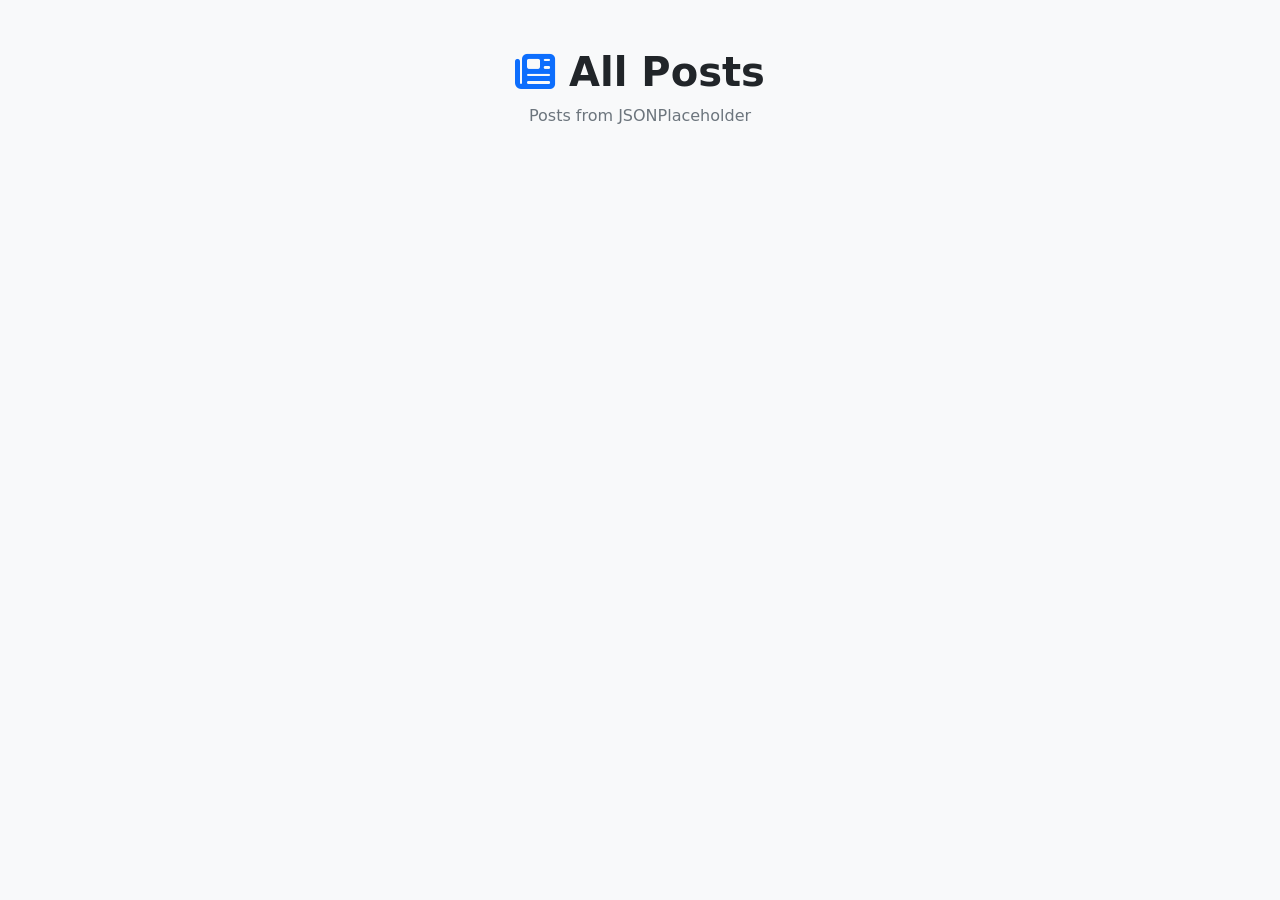
<file: posts.html>
<!DOCTYPE html>
<html lang="en">

<head>
    <meta charset="UTF-8">
    <meta name="viewport" content="width=device-width, initial-scale=1.0">

    <title>Posts</title>

    <!-- Bootstrap -->
    <link
        href="https://cdn.jsdelivr.net/npm/bootstrap@5.3.3/dist/css/bootstrap.min.css"
        rel="stylesheet"
    >

    <!-- Font Awesome -->
    <link
        rel="stylesheet"
        href="https://cdnjs.cloudflare.com/ajax/libs/font-awesome/6.7.2/css/all.min.css"
    >
</head>

<body class="bg-light">

    <div class="container py-5">

        <!-- Title -->
        <div class="text-center mb-5">

            <h1 class="fw-bold">
                <i class="fa-solid fa-newspaper text-primary"></i>
                All Posts
            </h1>

            <p class="text-secondary">
                Posts from JSONPlaceholder
            </p>

        </div>


        <!-- Posts will appear here -->
        <div id="posts" class="row g-4"></div>

    </div>


    <script>

        // Get the div where we want to show the posts
        let posts = document.getElementById("posts");


        // Get the posts from the API
        fetch("https://jsonplaceholder.typicode.com/posts")

            .then(response => response.json())

            .then(data => {

                // Go through every post
                data.forEach(post => {

                    // Create a column
                    let col = document.createElement("div");

                    col.className = "col-12 col-md-6 col-lg-4";


                    // Create the card
                    col.innerHTML = `

                        <div class="card h-100 border-0 shadow-sm rounded-4">

                            <div class="card-body p-4">

                                <div class="d-flex justify-content-between mb-3">

                                    <span class="badge bg-primary rounded-pill">
                                        Post #${post.id}
                                    </span>

                                    <span class="text-secondary">
                                        <i class="fa-solid fa-user"></i>
                                        User ${post.userId}
                                    </span>

                                </div>


                                <h5 class="card-title fw-bold text-capitalize">
                                    ${post.title}
                                </h5>


                                <p class="card-text text-secondary">
                                    ${post.body}
                                </p>


                                <button class="btn btn-outline-primary btn-sm">

                                    Read more

                                    <i class="fa-solid fa-arrow-right ms-1"></i>

                                </button>

                            </div>

                        </div>

                    `;


                    // Put the card inside the posts div
                    posts.appendChild(col);

                });

            })

            .catch(error => {

                console.log(error);

            });

    </script>

</body>

</html>
</file>
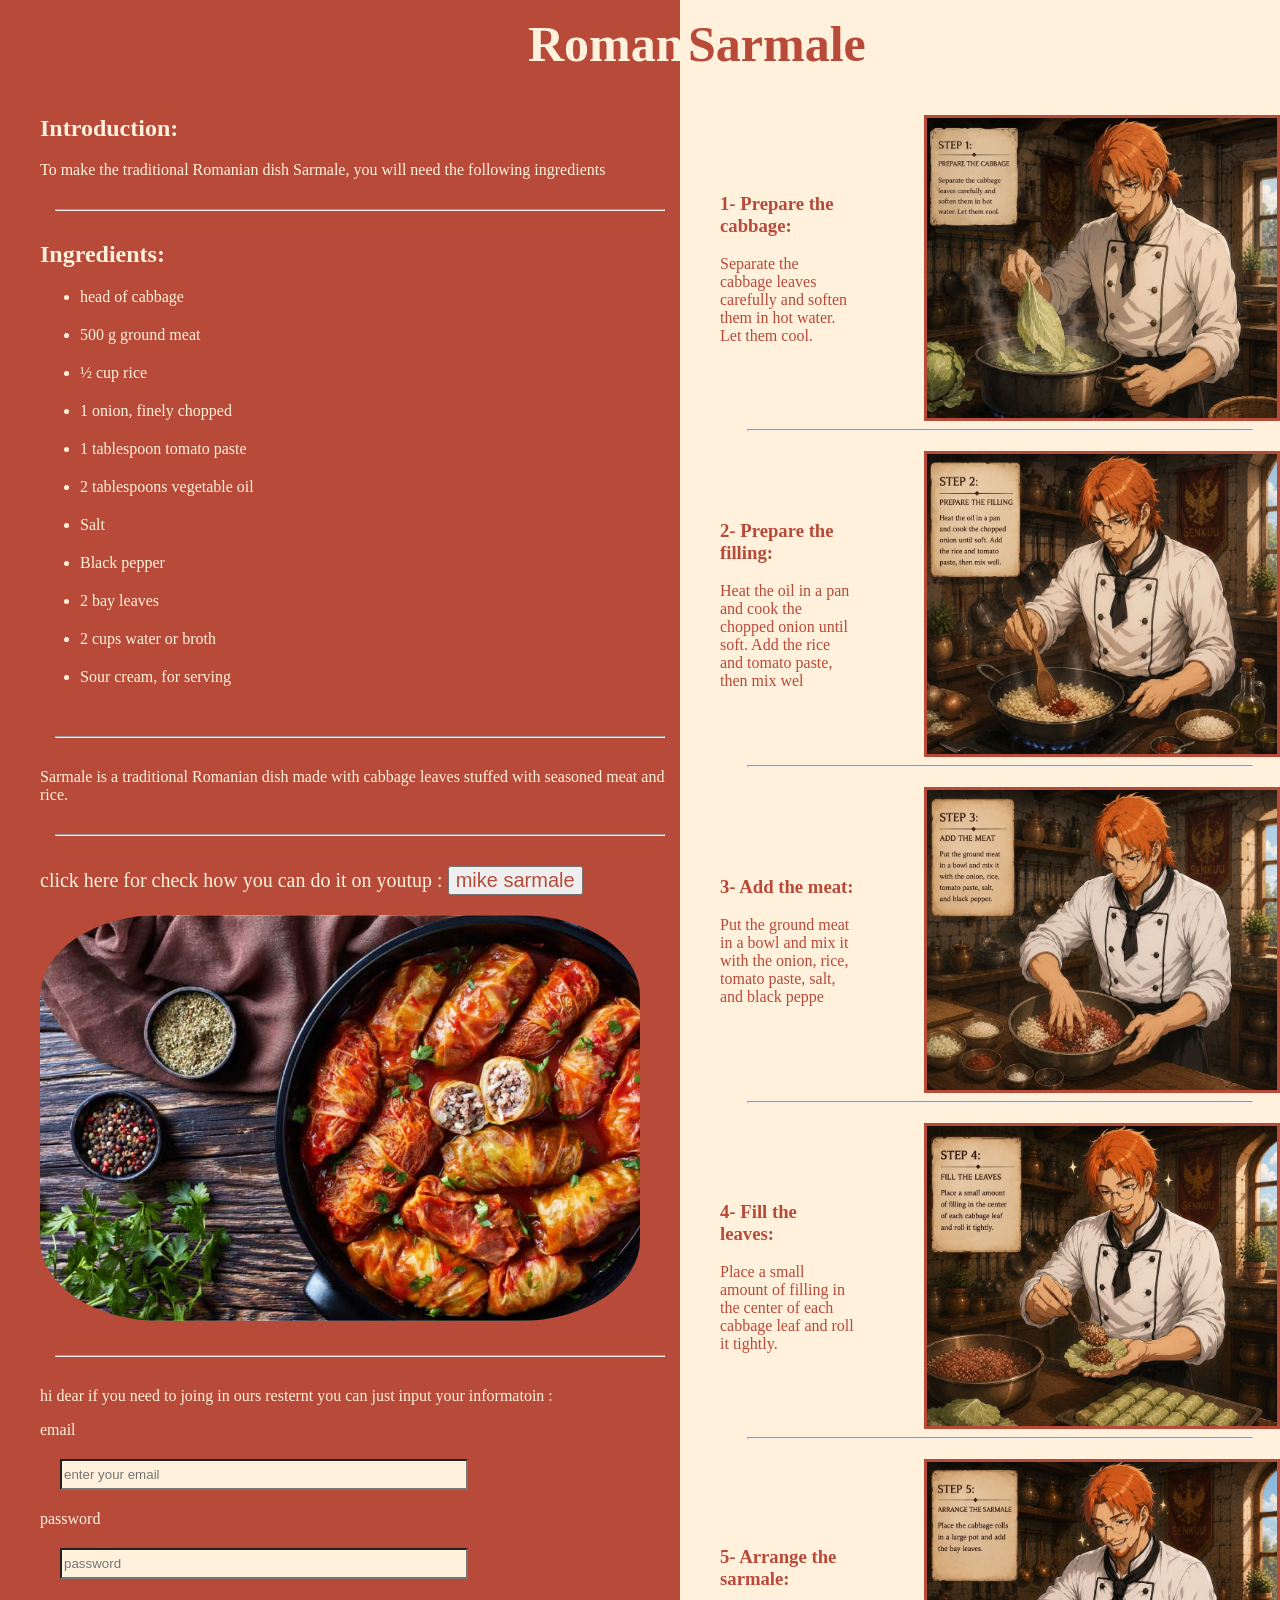
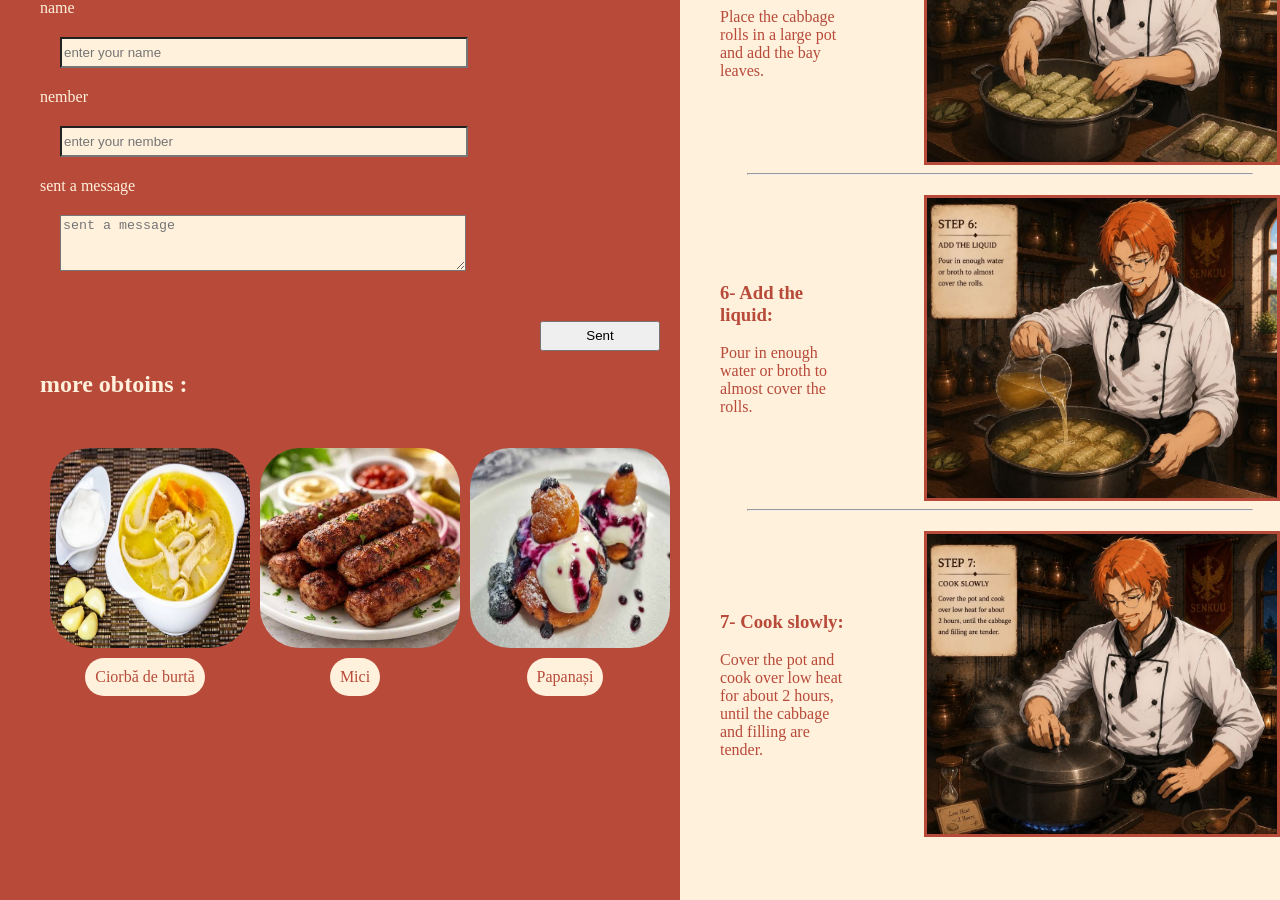
<file: html/abdou.html>
<!DOCTYPE html>
<html lang="en">

<head>
    <meta charset="UTF-8">
    <meta name="viewport" content="width=device-width, initial-scale=1.0">
    <title>Document</title>
    <link rel="stylesheet" href="../css/abdou.css">
</head>

<body>
    <section class="pizza">
        <div class="the componenets">
            <h1>Roman</h1>
            <h2>Introduction:</h2>
            <p>To make the traditional Romanian dish Sarmale, you will need the following ingredients</p>
            <hr>
            <h2>Ingredients:</h2>
            <ul>
                <li>head of cabbage </li>
                <li>500 g ground meat </li>
                <li>½ cup rice </li>
                <li>1 onion, finely chopped </li>
                <li>1 tablespoon tomato paste</li>
                <li>2 tablespoons vegetable oil </li>
                <li>Salt </li>
                <li>Black pepper </li>
                <li>2 bay leaves</li>
                <li>2 cups water or broth</li>
                <li>Sour cream, for serving</li>
            </ul>
            <hr>
            <p> Sarmale is a traditional Romanian dish made with cabbage leaves stuffed with seasoned meat and rice.</p>
            <hr>
            <p class="link">click here for check how you can do it on youtup : <button><a href="https://youtu.be/fpzw-d1YCcU?t=15" target="_blank">mike sarmale</a></button></p>
            <div><img src="/imj/sarmale.png" alt=""></div>
            <hr>
            <p>hi dear if you need to joing in ours resternt you can just input your informatoin :</p>
            <form action="" method="post">
                <div class="f"><label for="email">email</label>
                    <input type="email" name="my email" id="email" placeholder="enter your email">
                </div>

                <div class="f"> <label for="password">password</label>
                    <input type="password" name="my password" id="password" placeholder="password" minlength="3"
                        maxlength="7">
                </div>
                <div class="f"><label for="name">name</label>
                    <input type="name" name="my name" id="name" placeholder="enter your name">
                </div>
                <div class="f"><label for="nember">nember</label>
                    <input type="nember" name="my nember" id="email" placeholder="enter your nember">
                </div>
                <div class="f"><label for="sm">sent a message</label>
                    <textarea name="sent a message" id="sm" placeholder="sent a message"></textarea>
                </div>
                <button type="submit" class="b">Sent</button>
            </form>
            <h2>more obtoins :</h2>
            <div class="cards">
                <div class="card"><img src="/imj/e1.png" alt=""><span>Ciorbă de burtă</span></div>
                <div class="card"><img src="/imj/e2.png" alt=""><span>Mici</span></div>
                <div class="card"><img src="/imj/e3.png" alt=""><span>Papanași</span></div>
            </div>
        </div>
        <div class="steps">
            <h1>Sarmale</h1>
            <ol>
                <li>
                    <div class="p">
                        <p>
                        <h3>1- Prepare the cabbage: </h3>Separate the cabbage leaves carefully and soften them in hot
                        water. Let them cool.

                        </p>
                    </div> <img src="/imj/s1.png" alt="">
                </li>
                <hr>
                <li>
                    <div>
                        <p>
                        <h3>2- Prepare the filling:</h3> Heat the oil in a pan and cook the chopped onion until soft. Add
                        the rice and tomato paste, then mix wel</p>
                    </div><img src="/imj/s2.png" alt="">
                </li>
                <hr>
                <li>
                    <div>
                        <p>
                        <h3>3- Add the meat: </h3>Put the ground meat in a bowl and mix it with the onion, rice, tomato
                        paste, salt, and black peppe</p>
                    </div><img src="/imj/s3.png" alt="">
                </li>
                <hr>
                <li>
                    <div>
                        <p>
                        <h3>4- Fill the leaves:</h3> Place a small amount of filling in the center of each cabbage leaf and
                        roll it tightly. </p>
                    </div><img src="/imj/s4.png" alt="">
                </li>
                <hr>
                <li>
                    <div>
                        <p>
                        <h3>5- Arrange the sarmale:</h3> Place the cabbage rolls in a large pot and add the bay leaves.</p>
                    </div><img src="/imj/s5.png" alt="">
                </li>
                <hr>
                <li>
                    <div>
                        <p>
                        <h3>6- Add the liquid:</h3> Pour in enough water or broth to almost cover the rolls. </p>
                    </div><img src="/imj/s6.png" alt="">
                </li>
                <hr>
                <li>
                    <div>
                        <p>
                        <h3>7- Cook slowly:</h3> Cover the pot and cook over low heat for about 2 hours, until the cabbage
                        and filling are tender. </p>
                    </div><img src="/imj/s7.png" alt="">
                </li>
            </ol>
        </div>
    </section>
</body>

</html>
</file>
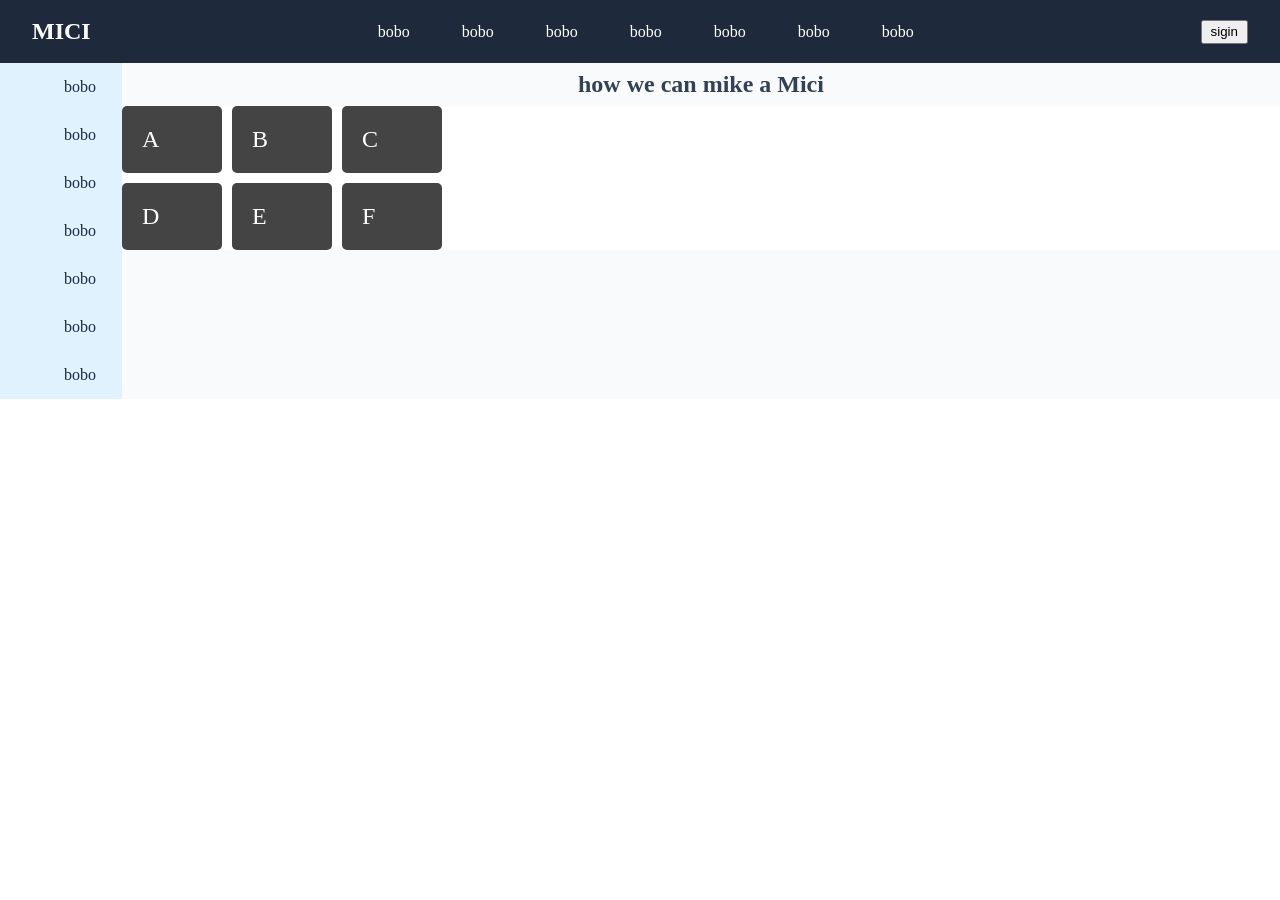
<file: html/flex.html>
<!DOCTYPE html>
<html lang="en">
<head>
    <meta charset="UTF-8">
    <meta name="viewport" content="width=device-width, initial-scale=1.0">
    <title>flextest</title>
    <link rel="stylesheet" href="/css/flex.css">
</head>
<body>
<section class="bobo">
    <h1>MICI</h1>
    <ul>
        <li>bobo</li>
        <li>bobo</li>
        <li>bobo</li>
        <li>bobo</li>
        <li>bobo</li>
        <li>bobo</li>
        <li>bobo</li>
    </ul>
    <button><a href="https://sass-lang.com/guide/#nesting">sigin</a></button>
</section>
<section class="Rbobo">
    <div class="left"><ul>
        <li>bobo</li>
        <li>bobo</li>
        <li>bobo</li>
        <li>bobo</li>
        <li>bobo</li>
        <li>bobo</li>
        <li>bobo</li>
    </ul>
    </div>
    <div class="right"><div class="title"><h1>how we can mike a Mici</h1></div>
    <div class="wrapper">
  <div class="box a">A</div>
  <div class="box b">B</div>
  <div class="box c">C</div>
  <div class="box d">D</div>
  <div class="box e">E</div>
  <div class="box f">F</div>
</div>
</div>
</section>
</body>
</html>
</file>
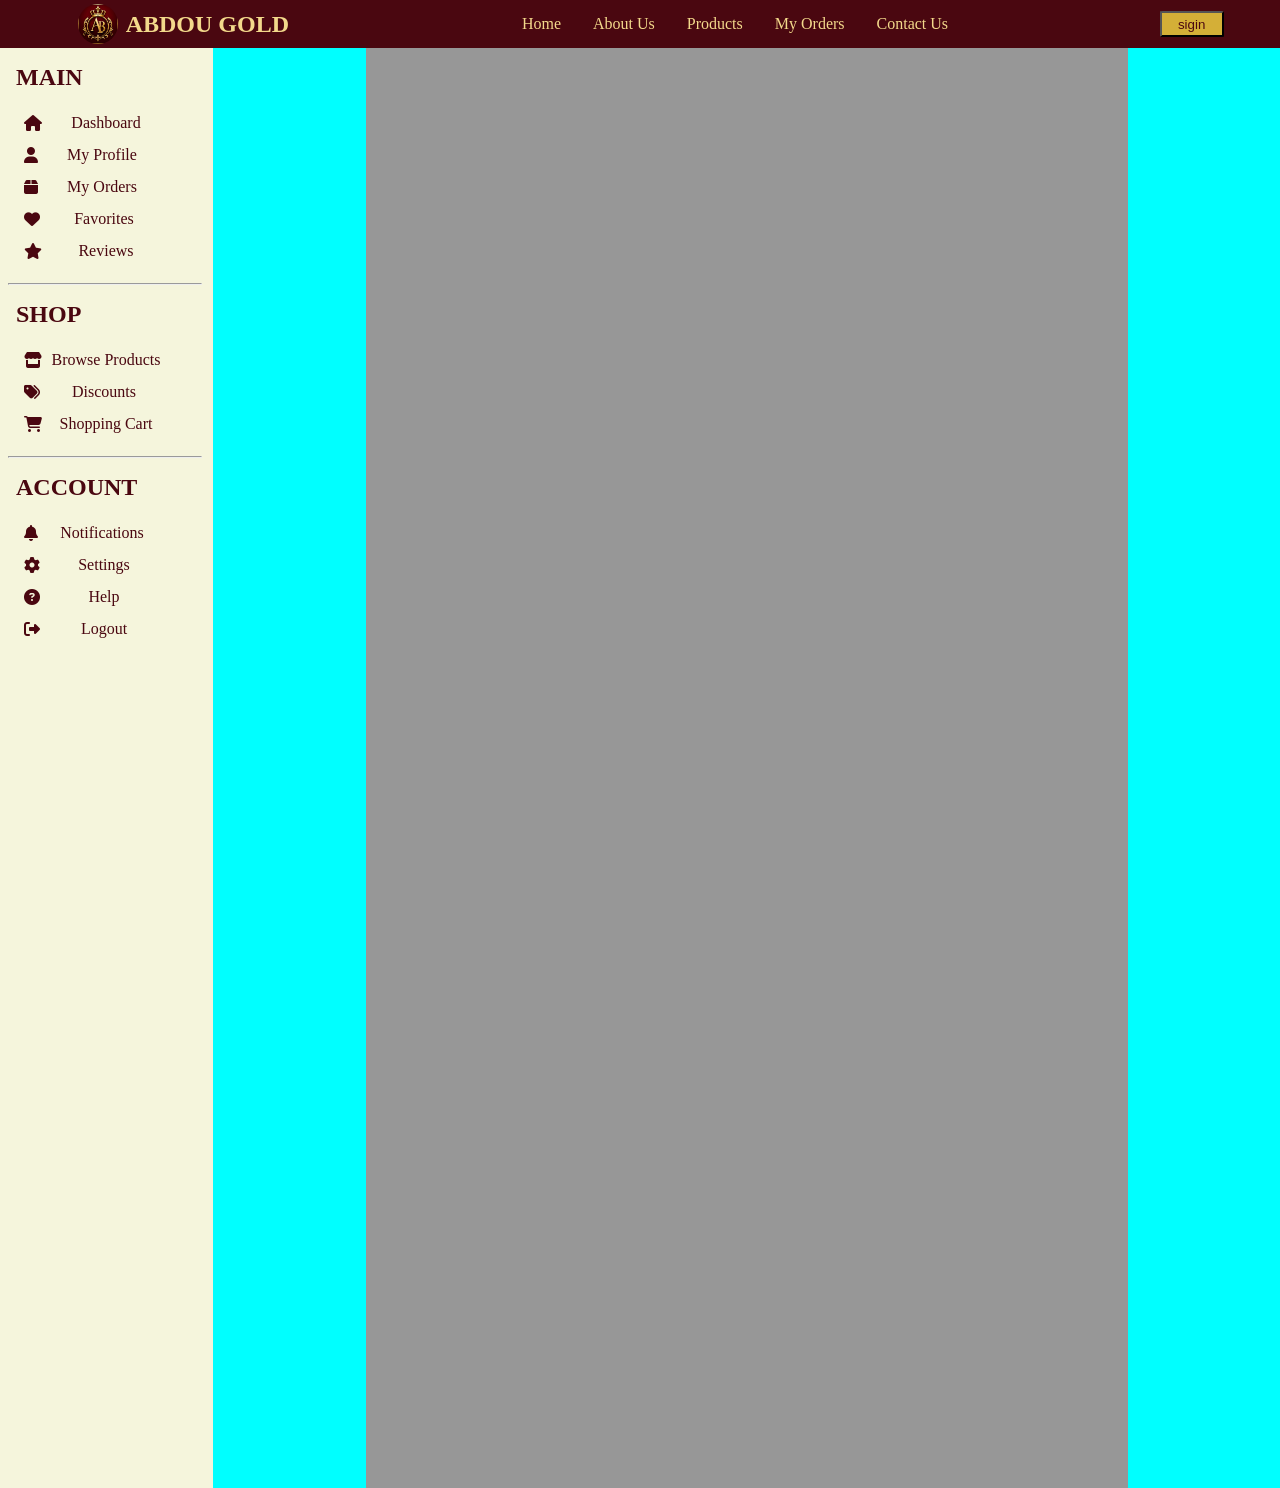
<file: html/gold.html>
<!DOCTYPE html>
<html lang="en">

<head>
    <meta charset="UTF-8">
    <meta name="viewport" content="width=device-width, initial-scale=1.0">
    <title>goldenAbdou</title>
    <link rel="stylesheet" href="/css/gold.css">
   <link rel="stylesheet" href="https://cdnjs.cloudflare.com/ajax/libs/font-awesome/6.7.2/css/all.min.css">
</head>

<body>
    <div class="goldpapa">
        <nav>
            <div class="logo">
                <img src="/imj/golden.png" alt="">
                <h1>ABDOU GOLD</h1>
            </div>
            <div class="list">
                <ul>
                    <li>Home</li>
                    <li>About Us</li>
                    <li>Products</li>
                    <li>My Orders</li>
                    <li>Contact Us</li>
                </ul>
            </div>
            <div class="boto">
                <button>
                    <a href="https://goldprice.org/fr" target="_blank">sigin</a>
                </button>
            </div>
        </nav>
        <div class="leftNav">
            <div class="titels">
                <h2>MAIN</h2><div></div>
            </div>
            <div class="listbar">
                <ul>
                    <li>
                        <div class="ili">
                            <i class="fa-solid fa-house"></i>
                            <p>Dashboard</p>
                        </div>
                    </li>
                    <li>
                        <div class="ili">
                            <i class="fa-solid fa-user"></i>
                            <p>My Profile</p>
                        </div>
                    </li>
                    <li>
                        <div class="ili">
                            <i class="fa-solid fa-box"></i>
                            <p>My Orders</p>
                        </div>
                    </li>
                    <li>
                        <div class="ili">
                            <i class="fa-solid fa-heart"></i>
                            <p>Favorites</p>
                        </div>
                    </li>
                    <li>
                        <div class="ili">
                            <i class="fa-solid fa-star"></i>
                            <p>Reviews</p>
                        </div>
                    </li>
                </ul>
            </div>
            <hr>
             <div class="titels">
                <h2>SHOP</h2>
                </div>
                  <div class="listbar">
                <ul>
                    <li>
                        <div class="ili">
                           <i class="fa-solid fa-store"></i>
                            <p>Browse Products</p>
                        </div>
                    </li>
                    <li>
                        <div class="ili">
                           <i class="fa-solid fa-tags"></i>
                            <p>Discounts</p>
                        </div>
                    </li>
                    <li>
                        <div class="ili">
                            <i class="fa-solid fa-cart-shopping"></i>
                            <p>Shopping Cart</p>
                        </div>
                    </li>
                </ul>
           </div>
           <hr>
           <div class="titels">
                <h2>ACCOUNT</h2>
                 </div>
                 <div class="listbar">
                <ul>
                    <li>
                        <div class="ili">
                           <i class="fa-solid fa-bell"></i>
                            <p>Notifications </p>
                        </div>
                    </li>
                    <li>
                        <div class="ili">
                           <i class="fa-solid fa-gear"></i>
                            <p>Settings</p>
                        </div>
                    </li>
                    <li>
                        <div class="ili">
                           <i class="fa-solid fa-circle-question"></i>
                            <p>Help</p>
                        </div>
                    </li>
                     <li>
                        <div class="ili">
                            <i class="fa-solid fa-right-from-bracket"></i>
                            <p>Logout</p>
                        </div>
                    </li>
                </ul>
                </div>
        </div>
        <main>
            <section class="M">
                        <div class="fargh"></div>
                        <div class="center"></div>
                        <div class="fargh"></div>
            </section>

    </main>
    </div>

</body>

</html>
</file>
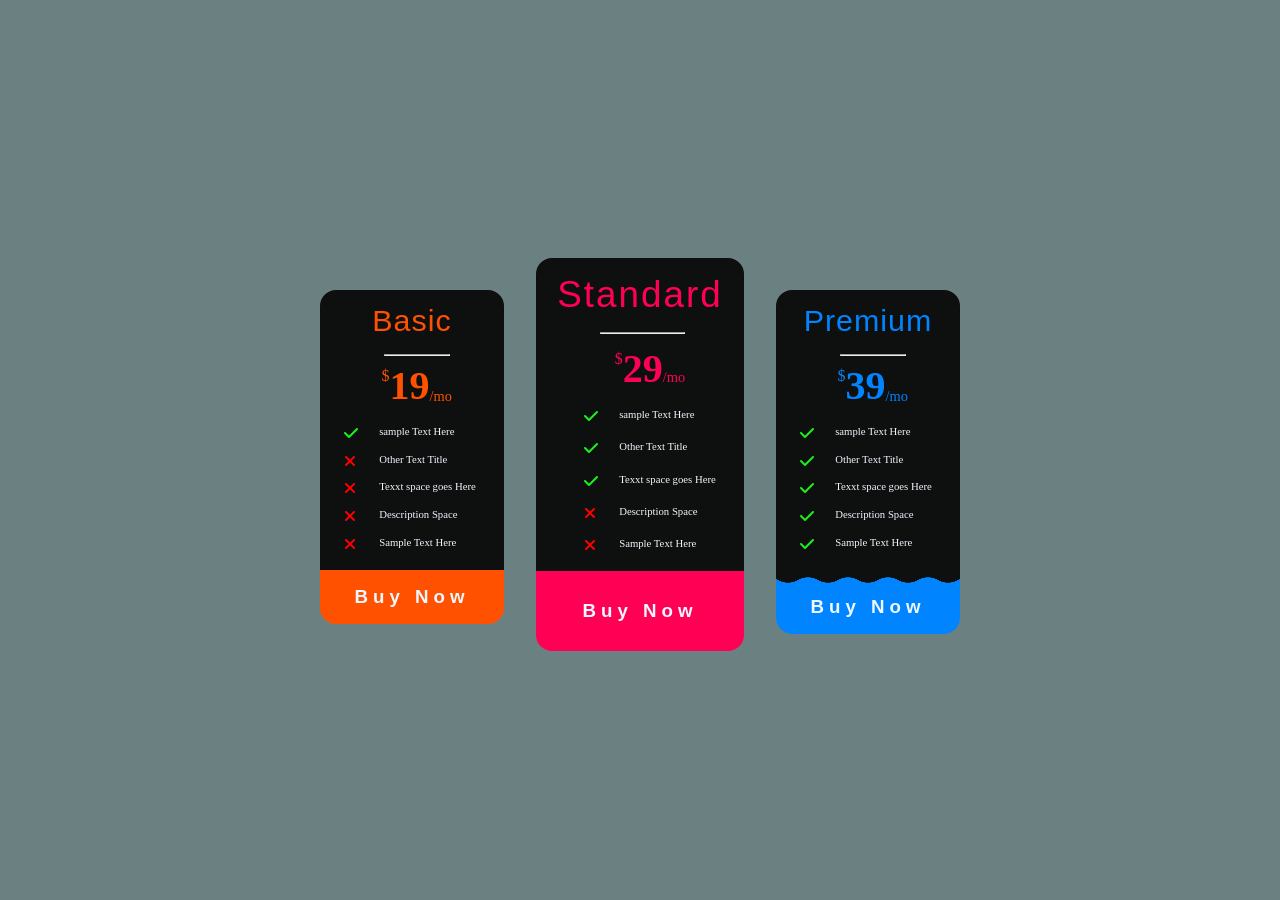
<file: html/home.html>
<!DOCTYPE html>
<html lang="en">
<head>
    <meta charset="UTF-8">
    <meta name="viewport" content="width=device-width, initial-scale=1.0">
    <title>Document</title>
    <link rel="stylesheet" href="/css/home.css">
      <link rel="stylesheet" href="https://cdnjs.cloudflare.com/ajax/libs/font-awesome/6.7.2/css/all.min.css">
</head>
<body>
<section class="cards">
    <div class="smcard">
        <span> Basic</span>
        <hr class="hr">
        <section class="p">
            <p class="d">$</p>
        <p class="number"><b>19</b></p>
        <p class="mo">/mo</p>

        </section>
        <ul>
        <li>
            <div class="c">
                <div class="green">  <i class="fa-solid fa-check"></i></div>
                <p>sample Text Here</p>
            </div>
        </li>
        <li>
            <div class="c">
                    <div class="red"><i class="fa-solid fa-xmark"></i></div>
                <p>Other Text Title</p>
            </div>
        </li>
        <li>
            <div class="c">
                   <div class="red"><i class="fa-solid fa-xmark"></i></div>
                <p>Texxt space goes Here</p>
            </div>
        </li>
        <li>
            <div class="c">
                  <div class="red"> <i class="fa-solid fa-xmark"></i></div>
                <p> Description Space</p>
            </div>
        </li>
        <li>
            <div class="c">
                  <div class="red"><i class="fa-solid fa-xmark"></i></div>
                <p> Sample Text Here</p>
            </div>
        </li>
        </ul>
        <div class="folder">
            <h3>Buy Now</h3>
        </div>

    </div>
    <div class="bgcard">
        <span> Standard</span>
        <hr class="hr">
        <section class="p">
            <p class="d">$</p>
        <p class="number"><b>29</b></p>
        <p class="mo">/mo</p>

        </section>
        <ul>
        <li>
            <div class="c">
                <div class="green">  <i class="fa-solid fa-check"></i></div>
                <p>sample Text Here</p>
            </div>
        </li>
        <li>
            <div class="c">
                  <div class="green">  <i class="fa-solid fa-check"></i></div>
                <p>Other Text Title</p>
            </div>
        </li>
        <li>
            <div class="c">
                 <div class="green"><i class="fa-solid fa-check"></i></div>
                <p>Texxt space goes Here</p>
            </div>
        </li>
        <li>
            <div class="c">
                  <div class="red"> <i class="fa-solid fa-xmark"></i></div>
                <p> Description Space</p>
            </div>
        </li>
        <li>
            <div class="c">
                  <div class="red"><i class="fa-solid fa-xmark"></i></div>
                <p> Sample Text Here</p>
            </div>
        </li>
        </ul>
        <div class="folder">
            <h3>Buy Now</h3>
        </div>

    </div>
    <div class="smcard" id="blue">
        <span> Premium</span>
        <hr class="hr">
        <section class="p">
            <p class="d">$</p>
        <p class="number"><b>39</b></p>
        <p class="mo">/mo</p>

        </section>
        <ul>
        <li>
            <div class="c">
                <div class="green">  <i class="fa-solid fa-check"></i></div>
                <p>sample Text Here</p>
            </div>
        </li>
        <li>
            <div class="c">
                     <div class="green">  <i class="fa-solid fa-check"></i></div>
                <p>Other Text Title</p>
            </div>
        </li>
        <li>
            <div class="c">
                    <div class="green">  <i class="fa-solid fa-check"></i></div>
                <p>Texxt space goes Here</p>
            </div>
        </li>
        <li>
            <div class="c">
                   <div class="green">  <i class="fa-solid fa-check"></i></div>
                <p> Description Space</p>
            </div>
        </li>
        <li>
            <div class="c">
                   <div class="green">  <i class="fa-solid fa-check"></i></div>
                <p> Sample Text Here</p>
            </div>
        </li>
        </ul>
        <div class="folder">
            <h3>Buy Now</h3>
        </div>

    </div>
</section>

</body>
</html>
</file>
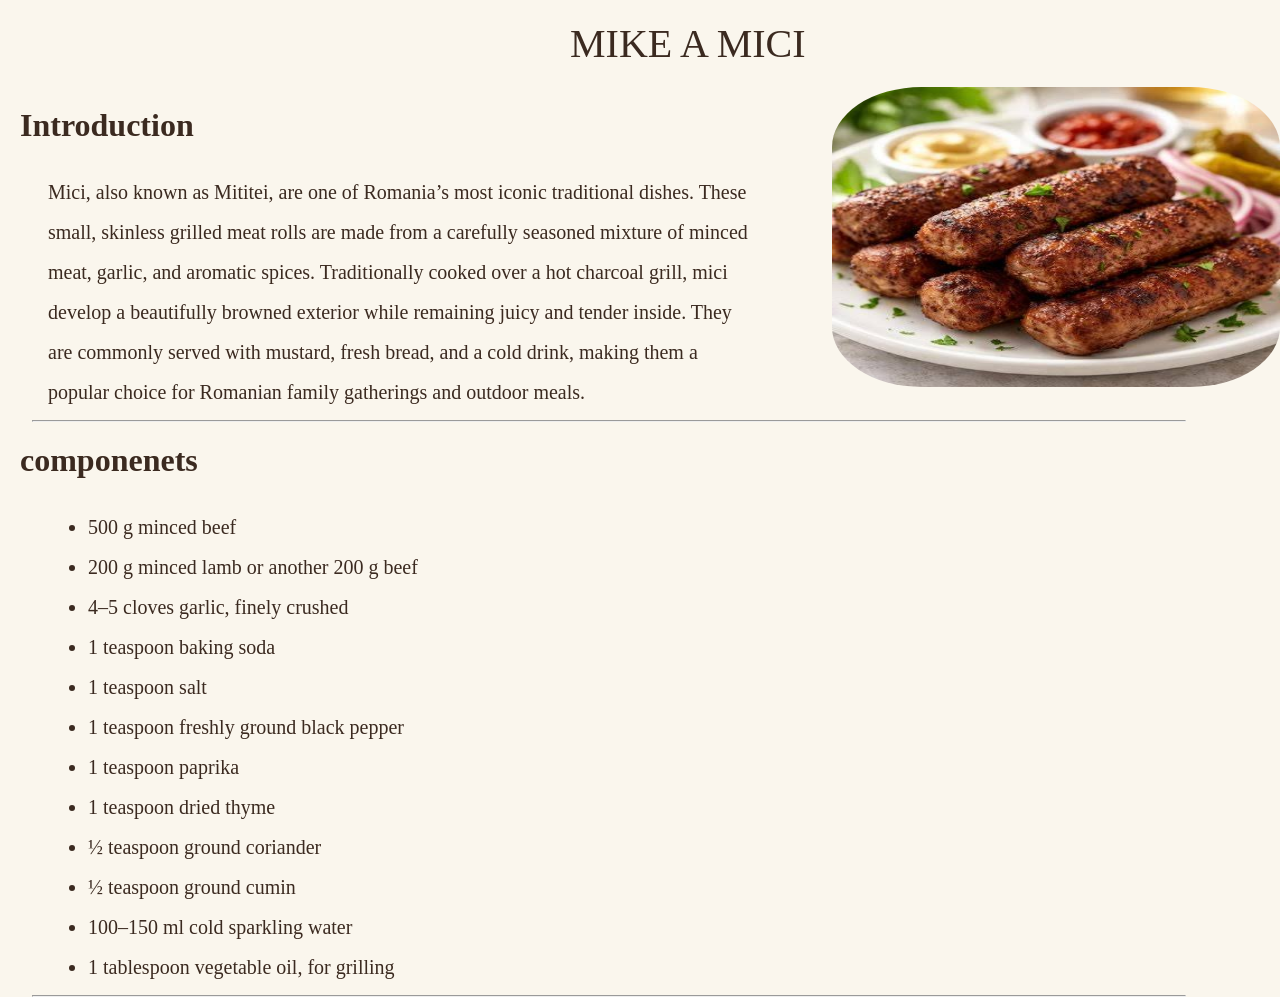
<file: html/l.html>
<!DOCTYPE html>
<html lang="en">
<head>
    <meta charset="UTF-8">
    <meta name="viewport" content="width=device-width, initial-scale=1.0">
    <title>Document</title>
    <link rel="stylesheet" href="/css/l.css">
</head>
<body>
    <div class="title">
        MIKE A MICI
    </div>
  <div class="wow">
    <div class="Introduction">
        <h1>Introduction</h1>
        <p>Mici, also known as Mititei, are one of Romania’s most iconic traditional dishes. These small, skinless grilled meat rolls are made from a carefully seasoned mixture of minced meat, garlic, and aromatic spices. Traditionally cooked over a hot charcoal grill, mici develop a beautifully browned exterior while remaining juicy and tender inside. They are commonly served with mustard, fresh bread, and a cold drink, making them a popular choice for Romanian family gatherings and outdoor meals.</p>
    </div>
        <img src="/imj/e2.png" alt="">
    </div>
    <hr>
    <div class="componenets">
        <h1>componenets</h1>
        <ul>
            <li>500 g minced beef</li>
            <li>200 g minced lamb or another 200 g beef</li>
            <li>4–5 cloves garlic, finely crushed</li>
            <li>1 teaspoon baking soda</li>
            <li>1 teaspoon salt</li>
            <li>1 teaspoon freshly ground black pepper</li>
            <li>1 teaspoon paprika</li>
            <li>1 teaspoon dried thyme</li>
            <li>½ teaspoon ground coriander</li>
            <li>½ teaspoon ground cumin</li>
            <li>100–150 ml cold sparkling water</li>
            <li>1 tablespoon vegetable oil, for grilling</li>
        </ul>
    </div>
    <hr>
</body>
</html>
</file>
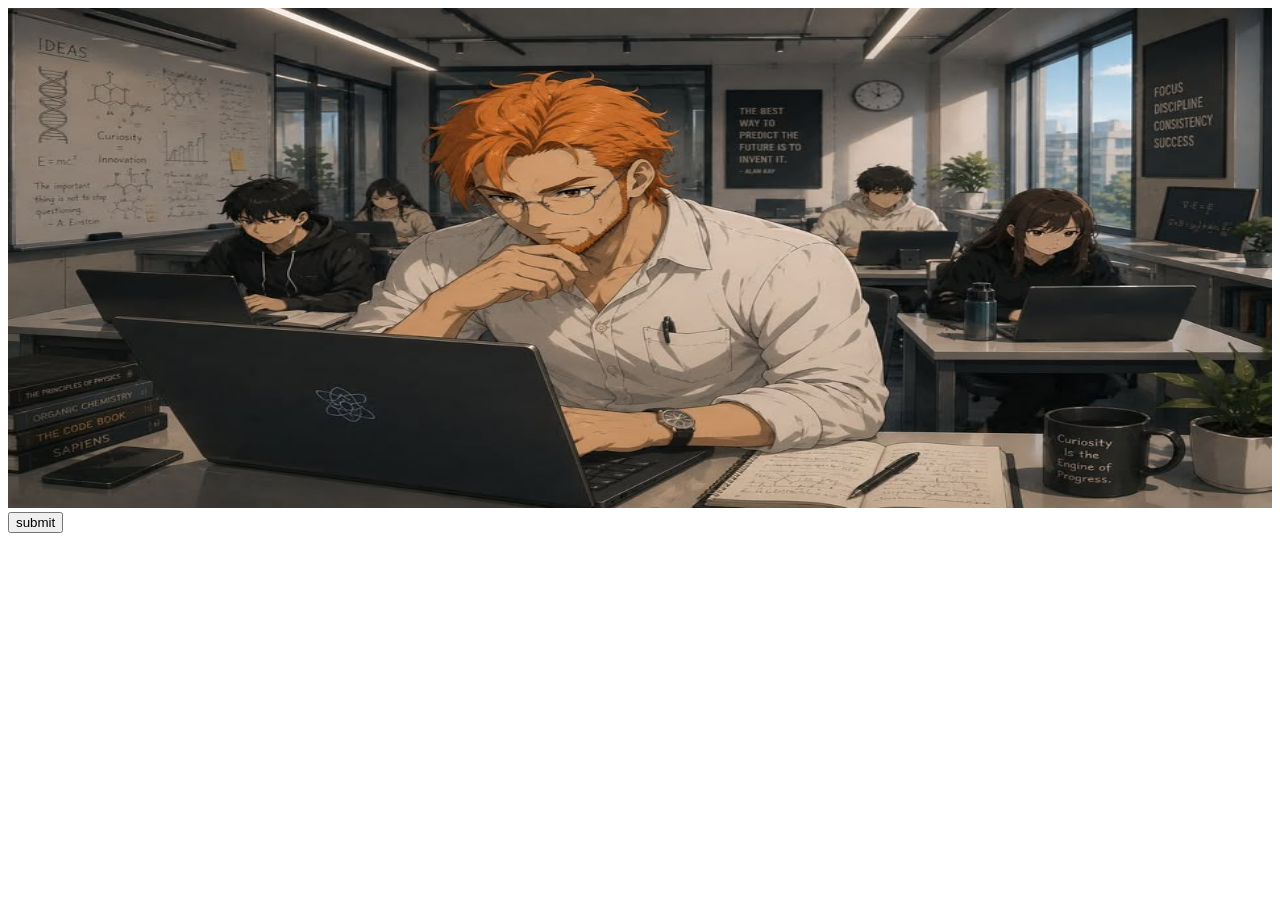
<file: html/roman.html>
<!DOCTYPE html>
<html lang="en">
<head>
    <meta charset="UTF-8">
    <meta name="viewport" content="width=device-width, initial-scale=1.0">
    <title>Document</title>
</head>
<body>
<img src="../imj/roman.png" alt="" width="100%" height="500PX">
<button type="submit">submit</button>
</body>
</html>
</file>
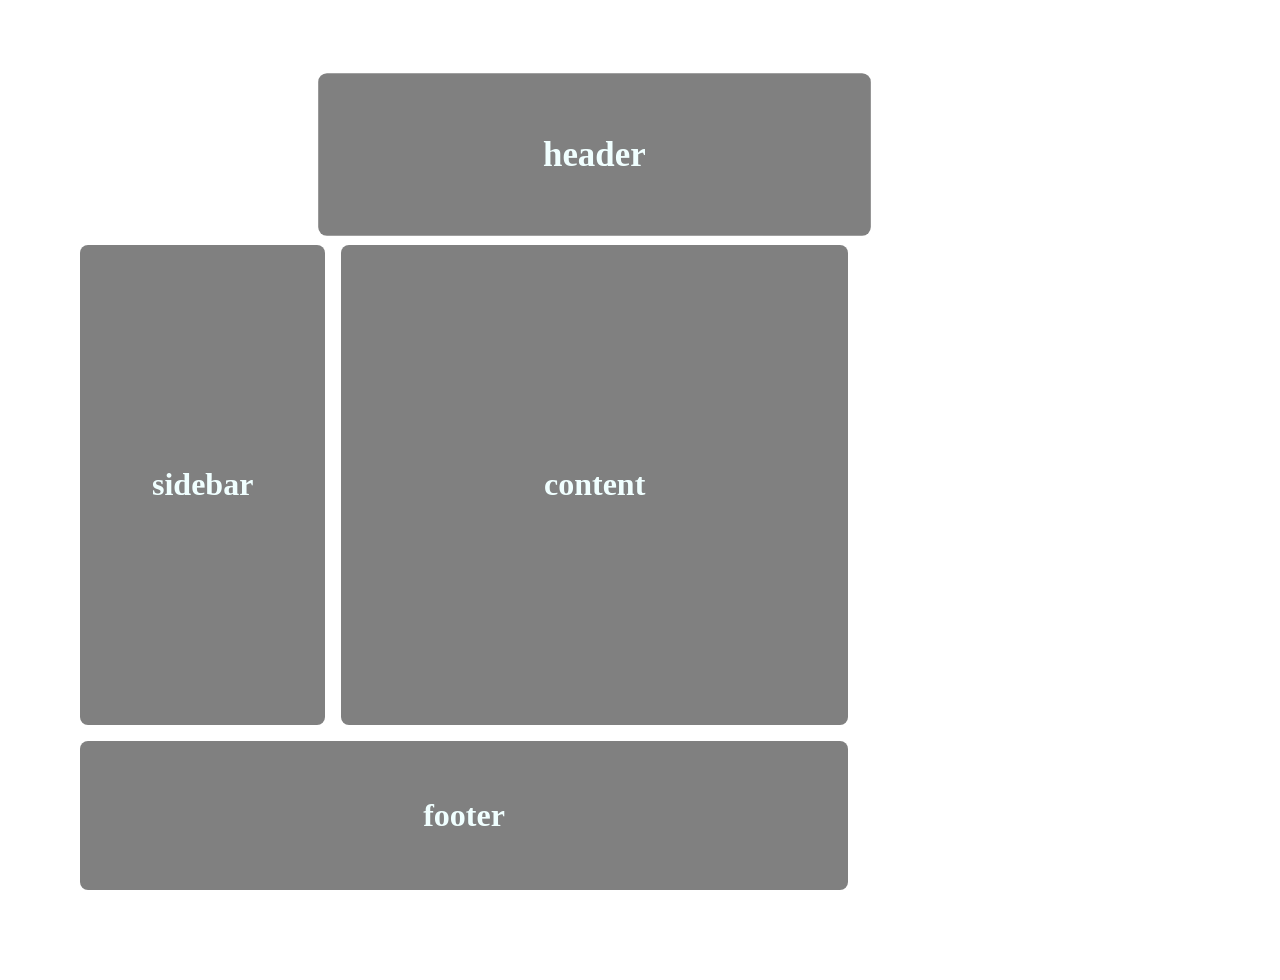
<file: html/test.html>
<!DOCTYPE html>
<html lang="en">
<head>
    <meta charset="UTF-8">
    <meta name="viewport" content="width=device-width, initial-scale=1.0">
    <title>Document</title>
    <link rel="stylesheet" href="/css/test.css">
</head>
<body>
    <div class="parent">
        <div class="header"><h1>header</h1></div>
        <div class="sidebar"><h1>sidebar</h1></div>
        <div class="content"><h1>content</h1></div>
        <div class="footer"><h1>footer</h1></div>
    </div>
</body>
</html>
</file>
<file: css/abdou.css>
html,body{  
    margin: 0;
    padding: 0;
}
section.pizza{
    margin: 0;
    padding: 0;
    display: flex;
    flex-direction: row;
    height: 2500px;
}
.componenets{
    padding-left: 40px;
    width: 50%;
    background-color: #B84A3A;
    color:#FFF1DC;
    
}
.componenets img{
    width: 600px;
    border-radius: 20%;
}
p.link {
    color:#FFF1DC ;
    text-decoration: none;
    font-size: 20px;
}
a{
    color:#B84A3A ;
    text-decoration: none;
    font-size: 20px;
}
.componenets h1{
    margin-top: 15px;
    padding-left: 488px;
    font-size: 50px;
}
.componenets li{
    padding-bottom: 20px;
}
.componenets hr{
    
    margin-top:30px;
    margin-bottom: 30px;
    width: 95%;
}
.f input{
    background-color: #FFF1DC;
    margin: 20px;
    margin-left:px;
    color:#B84A3A;
    display: flex;
    flex-direction: row;
    width: 400px;
    height: 25px;

}
.f textarea{ background-color: #FFF1DC;
    margin: 20px;
    margin-left:px;
    color:#B84A3A;
    display: flex;
    flex-direction: row;
    width: 400px;
    height: 50px;
}
.b{
    margin-top: 30px;
    margin-left: 500px;
    width: 120px;
    height: 30px;
}
.cards{
    margin-top: 50px;
    display: flex;
    flex-direction: row;
    
}
.card{
    display: flex;
    flex-direction: column;
    align-items: center;
}
.cards img{
    width: 200px;
    height: 200px;
    margin-left: 10px;
}
span{
    margin-top: 10px;
    padding: 10px;  
    background-color: #FFF1DC;
    color: #B84A3A;
    border-radius: 25px;
   
}
span:hover{
    color:#ffffff ;
    background-color: #000000;
    
}
.steps{
    padding-left: 0px;
    color:#B84A3A;
    background-color: #FFF1DC;
    width: 50%;
}
.steps h1{
    margin-top: 15px;
    padding-left:8px;
    font-size: 50px;
}
.steps li{
    display: flex;
    flex-direction: row;
    margin-top:20px ;
    align-items: center;
}
.steps img{
    margin-left: 70px;
    width: 350px;
    height: 300px;
    border:solid ;
}
.steps hr{
    color: #B84A3A;
    width: 90%;
}
</file>
<file: css/flex.css>
*{
    margin: 0;
    padding: 0;
    box-sizing: border-box;
}



 :root{
    
 }
.bobo{
    color:#FFFFFF;
    background-color: #1E293B;
    height: 7vh;
    display: flex;
    flex-direction: row;
    justify-content: space-between;
    align-items: center;
    ul{
    cursor: pointer;
    list-style: none;
    margin: 0.5rem 0;
    width: 50%;
    display: flex;
    flex-direction: row;
    justify-content: space-evenly; 
    }
    h1{
        padding-left: 2rem;
    }
    button{
        margin-right: 2rem;
        padding: 0.5rem;
        height: 1.5rem;
        display: flex;
        flex-direction: row;
        justify-content: space-between;
        align-items: center;
        a{
            text-decoration: none;
            color: black;
        }

    }
}
.Rbobo{
    color: #334155;
    background-color: #F8FAFC;
    display: flex;
    flex-direction: row;
    .left{
        color: #1E293B;
        background-color: #E0F2FE;
        width: 10%;
        padding-left: 4rem;
        display: flex;
        flex-direction: column;
        line-height: 3rem;
        li{
            list-style: none;
        }
    }
    .right{
        width: 100%;
       
      
        h1{
            width: 100%;
             display: flex;
            flex-direction: row;
            justify-content: center;
            align-items: center;
            padding: 0.5rem 0.5rem;
        }
}
.wrapper {
  display: grid;
  grid-template-columns: 100px 100px 100px;
  grid-gap: 10px;
  background-color: #fff;
  color: #444;
}

.box {
  background-color: #444;
  color: #fff;
  border-radius: 5px;
  padding: 20px;
  font-size: 150%;
}
</file>
<file: css/gold.css>
*{
    margin:0 ;
    padding: 0;
}
.goldpapa{
    display: grid;
    grid-template-columns: 1fr 1fr 1fr 1fr 1fr 1fr ;
    grid-template-rows: 1fr 30fr;
    nav{
        display: grid;
        grid-row: 1;
        grid-column: 1/7;
        height: 3rem;
        display: flex;
        flex-direction: row;
        justify-content: space-around;
        align-items: center;
        background-color:#4A0710 ;
        color: #F3D98B;
        .logo{
           gap: 0.5rem;
            width: 270px;
            display: flex;
            flex-direction: row;
            justify-content: center;
            align-items: center;
            img{
                width: 2.5rem;
                height: 2.5rem;
                border-radius: 200px;
            }   
        }
        .list{
            width: 40rem;;
            
            display: flex;
            flex-direction: row;
            justify-content: center;     
            ul{
             display: flex;
            flex-direction: row;
            justify-content: center; 
            align-items: center;
            gap: 2rem;
            li{
                list-style: none;
            }
            }   
        }
        .boto{
            display: flex;
            flex-direction: row;
            justify-content: center;
            align-items: center;
            width: 5rem;
            
            button{
                background-color: #D4AF37;
                color: #4A0710;
                padding: 0.2rem;
                border-radius: 5%;
                width: 4rem;
                a{
                    text-decoration: none;
                    color:#4A0710;
                   
                }    
               
            }
        }


    }
    .leftNav{
        background-color: beige;
        color: #4A0710;
             hr{
                width:90%;
                margin-left: 0.5rem;
                color: #4A0710;
                margin-top: 1rem;
                
            }
        .titels{
            margin: 1rem;
        }
        .listbar{
            display: flex;
            flex-direction: column;
            ul{
                 display: flex;
                 flex-direction: column;
                 
                 
           
                li{
                    
                    display: grid;
                    grid-template-columns: 1fr 2fr;
                     .ili{
                        display: flex;
                        flex-direction: row;
                        justify-content: center;
                        align-content: center;
                        
                i{
                    margin-left: 1rem;
                    padding: 0.5rem;
                   
                }
                p{
                    width: 7rem;
                   
                    display: flex;
                    justify-content: center;
                    align-items: center;
                }
                
                         }

                }
            }         
           
        }
    }
    main{
        display: grid;
        color: rgb(0, 0, 0);
        background-color: rgb(151, 151, 151);
        display: grid;
        grid-column: 2/7;
        .M{
            display: grid;
            grid-template-columns: 1fr 5fr 1fr;
            .fargh{
                background-color: aqua;
            }
            
        }

    }
}
</file>
<file: css/home.css>
*{
    margin: 0;
    padding: 0;
}
body{
    .cards{
        background-color: rgb(107, 129, 129);
        width: 100%;
        height: 100vh;
        display: flex;
            flex-direction: row;
            align-items: center;
            justify-content: center;
        
        .bgcard{
            border-radius: 1rem;
            width: 13rem;
            height: 24rem;
            background-color: rgba(12, 12, 12, 0.973);
            color: rgb(255, 0, 85);
            span{
            display: flex;
            flex-direction: row;
            align-items: center;
            justify-content: center;
            margin-top: 1rem;
            font-size: 2.3rem;
            letter-spacing: 2px;
            font-family:'Franklin Gothic Medium', 'Arial Narrow', Arial, sans-serif;
            }
            .hr{
                background-color: rgb(255, 0, 85);
                width: 40%;
                margin-top:1rem ;
                margin-left:4rem ;
        }
        .p{
            display: flex;
             flex-direction: row;
            align-items: center;
            justify-content: center;
            margin-left: 1.25rem;
            .number{
                margin-top: 0.7rem;
            font-size: 2.5rem;
            display: flex;
            align-items: center;
            justify-content: center;
            
    
        }
        .d{
            display: flex;
            align-self: self-start;
            margin-top: 1rem;
        }
        .mo{
            display: flex;
            align-self: self-start;
            margin-top: 2.2rem;
            font-size: 0.9rem;
        }
        }
        ul{
            margin-top: 1rem;
            margin-left: 3rem;
             gap: 0.89rem;
             display: flex;
             flex-direction: column;
        li{ list-style: none;
            width: 9rem;
            .c{ 
                display: grid;
                grid-template-columns: 1fr 5fr;
                .red{
                    color: red;
                }
                .green{
                    color: rgb(26, 243, 26);
                }
            }
    
           
             
            p{
                color: aliceblue;
                font-size: 0.67rem;
               margin-left:0.7rem;
               
               
            }
        }}
        .folder{
            background-color: rgb(255, 0, 85);
            color: aliceblue;
            margin-top: 1rem;
            height: 5rem;
            border-radius: 0  0 1rem 1rem;
            display: flex;
            flex-direction: row;
            justify-content: center;
            align-items: center;
            font-family:'Franklin Gothic Medium', 'Arial Narrow', Arial, sans-serif;
            letter-spacing: 5px;
            
    }
}
}
  .cards{
    gap: 2rem;
        background-color: rgb(107, 129, 129);
        width: 100%;
        height: 100vh;
        display: flex;
            flex-direction: row;
            align-items: center;
            justify-content: center;
        
        .smcard{
            border-radius: 1rem;
            width: 11.5rem;
            height: 20rem;
            background-color: rgba(12, 12, 12, 0.973);
            color: rgb(255, 81, 0);
            span{
            display: flex;
            flex-direction: row;
            align-items: center;
            justify-content: center;
            margin-top: 0.8rem;
            font-size: 1.9rem;
            letter-spacing: 1px;
            font-family:'Franklin Gothic Medium', 'Arial Narrow', Arial, sans-serif;
            }
            .hr{
                background-color: rgb(255, 0, 85);
                width: 35%;
                margin-top:1rem ;
                margin-left:4rem ;
        }
        .p{
            display: flex;
             flex-direction: row;
            align-items: center;
            justify-content: center;
            margin-left: 0.6rem;
            .number{
                margin-top: 0.4rem;
            font-size: 2.5rem;
            display: flex;
            align-items: center;
            justify-content: center;
            
    
        }
        .d{
            display: flex;
            align-self: self-start;
            margin-top: 0.7rem;
        }
        .mo{
            display: flex;
            align-self: self-start;
            margin-top: 2rem;
            font-size: 0.9rem;
        }
        }
        ul{
            margin-top: 1rem;
            margin-left: 1.5rem;
             gap: 0.6rem;
             display: flex;
             flex-direction: column;
        li{ list-style: none;
            width: 9rem;
            .c{ 
                display: grid;
                grid-template-columns: 1fr 5fr;
                .red{
                    color: red;
                }
                .green{
                    color: rgb(26, 243, 26);
                }
            }
    
           
             
            p{
                color: aliceblue;
                font-size: 0.67rem;
               margin-left:0.7rem;
               
               
            }
        }}
        .folder{
            background-color: rgb(255, 81, 0);
            color: aliceblue;
            margin-top: 1rem;
            height: 3.4rem;
            border-radius: 0  0 1rem 1rem;
            display: flex;
            flex-direction: row;
            justify-content: center;
            align-items: center;
            font-family:'Franklin Gothic Medium', 'Arial Narrow', Arial, sans-serif;
            letter-spacing: 5px;
            
    }
}
 #blue{
            border-radius: 1rem;
            width: 11.5rem;
            height: 20rem;
            background-color: rgba(12, 12, 12, 0.973);
            color:  rgba(0, 132, 255);
            span{
            display: flex;
            flex-direction: row;
            align-items: center;
            justify-content: center;
            margin-top: 0.8rem;
            font-size: 1.9rem;
            letter-spacing: 1px;
            font-family:'Franklin Gothic Medium', 'Arial Narrow', Arial, sans-serif;
            }
            .hr{
                background-color: rgb(255, 0, 85);
                width: 35%;
                margin-top:1rem ;
                margin-left:4rem ;
        }
        .p{
            display: flex;
             flex-direction: row;
            align-items: center;
            justify-content: center;
            margin-left: 0.6rem;
            .number{
                margin-top: 0.4rem;
            font-size: 2.5rem;
            display: flex;
            align-items: center;
            justify-content: center;
            
    
        }
        .d{
            display: flex;
            align-self: self-start;
            margin-top: 0.7rem;
        }
        .mo{
            display: flex;
            align-self: self-start;
            margin-top: 2rem;
            font-size: 0.9rem;
        }
        }
        ul{
            margin-top: 1rem;
            margin-left: 1.5rem;
             gap: 0.6rem;
             display: flex;
             flex-direction: column;
        li{ list-style: none;
            width: 9rem;
            .c{ 
                display: grid;
                grid-template-columns: 1fr 5fr;
                .red{
                    color: red;
                }
                .green{
                    color: rgb(26, 243, 26);
                }
            }
    
           
             
            p{
                color: aliceblue;
                font-size: 0.67rem;
               margin-left:0.7rem;
               
               
            }
        }}
        .folder{
            background-color: rgba(0, 132, 255);
            color: aliceblue;
            margin-top: 1rem;
            height: 3.4rem;
            border-radius: 0  0 1rem 1rem;
            display: flex;
            flex-direction: row;
            justify-content: center;
            align-items: center;
            font-family:'Franklin Gothic Medium', 'Arial Narrow', Arial, sans-serif;
            letter-spacing: 5px;
            padding-top: 10PX;
 mask: 
    radial-gradient(20.16px at 50% 27.5px,#000 99%,#0000 101%) calc(50% - 20px) 0/40px 100%,
    radial-gradient(20.16px at 50% -17.5px,#0000 99%,#000 101%) 50% 10px/40px 100% repeat-x;


            
    }
}
}
</file>
<file: css/l.css>
*{
    margin: 0;
    padding: 0;
}
:root{
    font-size: 16px;
}
body{
    background-color: #FAF6ED;
    color: #3B2A20;
    
}
.title{
    width: 500px;
    font-size: 40px;
    margin-left:550px ;
    padding: 20px;
}
.wow{
    display: flex;
    flex-direction: row;
    gap: 1rem;
}
.wow img{
    margin-left: 60px;
    width: 500px;
    border-radius: 20%;
    height: 300px;
}
.Introduction h1{
    margin: 20px 20px;

}
.Introduction p{
    width: 700px;
    line-height:40px;
    padding: 0.5rem;
    margin-top: 20px;
    margin-left: 40px;
    font-size: 20px;  
}
.componenets h1{
     margin: 20px 20px;
}
.componenets ul{
      line-height:40px;
    padding: 0.5rem;
    margin-top: 20px;
    margin-left: 80px;
    font-size: 20px; 
}
hr{
    width: 90%;
    margin-left: 2rem;
}
</file>
<file: css/test.css>
*{
    margin: 0;
    padding: 0;
}

body{
    height: 100vh;
    width: 100vw;
    max-width: 100%;
}
.parent{
    margin: 5rem;
    display: grid;
    gap: 1rem;
    grid-template-columns: 1fr 1fr 1fr;
    grid-template-rows: 1fr 1fr 1fr 1fr 1fr;
    width: 60%;
    height: 90%;
    color: azure;
    .header{
        background-color: gray;
        display: grid;
        grid-column-start: 2;
        grid-column-end: 4;
        border-radius: 0.5rem;
        display: flex;
        flex-direction: row;
        align-items: center;
        justify-content: center;
        transform: scale(1.09);
    }
    .sidebar{
        background-color: gray;
        grid-row-start: 2;
        grid-row-end: 5;
        border-radius: 0.5rem;
          display: flex;
        flex-direction: row;
        align-items: center;
        justify-content: center;
    }
    .content{
        background-color: gray;
         grid-row-start: 2;
        grid-row-end: 5;
        grid-column-start: 2;
        border-radius: 0.5rem;
        grid-column-end: 4;
          display: flex;
        flex-direction: row;
        align-items: center;
        justify-content: center;
    }
    .footer{
        background-color: gray;
        grid-column-start: 1;
        grid-column-end: 4;
        grid-row: 5;
        border-radius: 0.5rem;
          display: flex;
        flex-direction: row;
        align-items: center;
        justify-content: center;
    }
}
</file>
